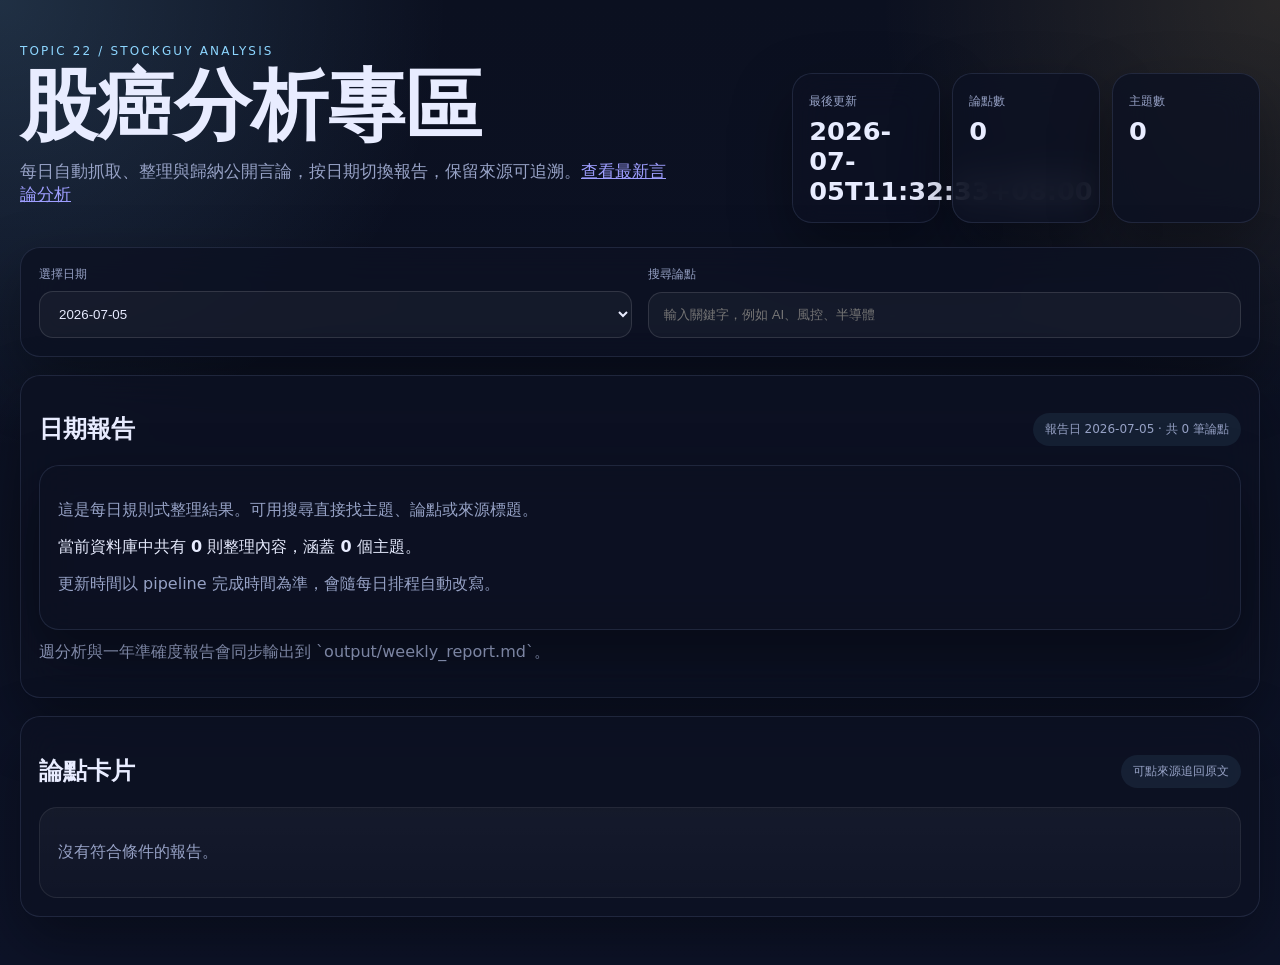
<file: docs/index.html>
<!doctype html>
<html lang="zh-Hant">
<head>
  <meta charset="utf-8" />
  <meta name="viewport" content="width=device-width, initial-scale=1" />
  <meta name="description" content="股癌分析專區，依日期查看每日論點整理與更新紀錄。" />
  <title>股癌分析專區</title>
  <link rel="stylesheet" href="./assets/site.css" />
</head>
<body>
  <div class="page-shell">
    <header class="hero">
      <div>
        <p class="eyebrow">Topic 22 / Stockguy Analysis</p>
        <h1>股癌分析專區</h1>
        <p class="lead">每日自動抓取、整理與歸納公開言論，按日期切換報告，保留來源可追溯。<a href="./latest-analysis.html">查看最新言論分析</a></p>
      </div>
      <div class="hero-metrics">
        <div class="metric"><span class="metric-label">最後更新</span><strong id="generatedAt">-</strong></div>
        <div class="metric"><span class="metric-label">論點數</span><strong id="argumentCount">-</strong></div>
        <div class="metric"><span class="metric-label">主題數</span><strong id="themeCount">-</strong></div>
      </div>
    </header>
    <main class="layout">
      <section class="panel controls">
        <div class="control-row">
          <label for="reportDate">選擇日期</label>
          <select id="reportDate"></select>
        </div>
        <div class="control-row">
          <label for="searchBox">搜尋論點</label>
          <input id="searchBox" type="search" placeholder="輸入關鍵字，例如 AI、風控、半導體" />
        </div>
      </section>
      <section class="panel summary">
        <div class="section-head">
          <h2>日期報告</h2>
          <span id="reportMeta" class="meta-pill"></span>
        </div>
        <article id="dailySummary" class="summary-card"></article>
        <p class="muted" style="margin-top:12px;">週分析與一年準確度報告會同步輸出到 `output/weekly_report.md`。</p>
      </section>
      <section class="panel">
        <div class="section-head">
          <h2>論點卡片</h2>
          <span class="meta-pill">可點來源追回原文</span>
        </div>
        <div id="reportList" class="cards"></div>
      </section>
    </main>
  </div>
  <script src="./assets/site.js"></script>
</body>
</html>
</file>
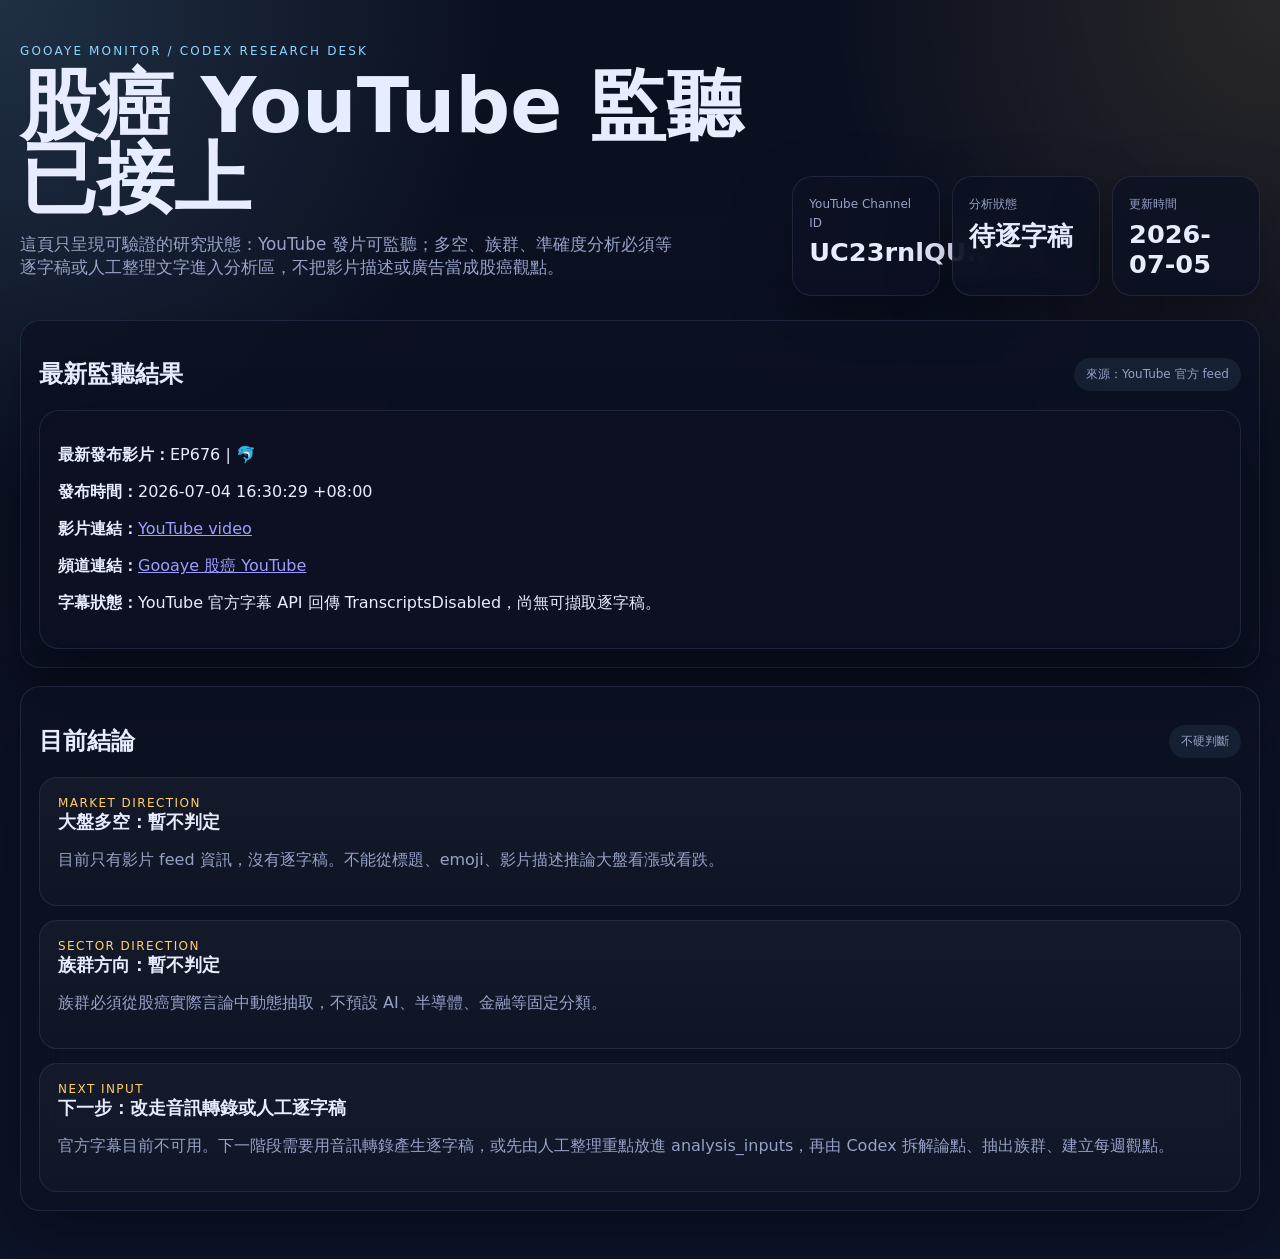
<file: docs/latest-analysis.html>
<!doctype html>
<html lang="zh-Hant">
<head>
  <meta charset="utf-8" />
  <meta name="viewport" content="width=device-width, initial-scale=1" />
  <title>股癌最新言論分析狀態</title>
  <link rel="stylesheet" href="./assets/site.css" />
</head>
<body>
  <div class="page-shell">
    <header class="hero">
      <div>
        <p class="eyebrow">Gooaye Monitor / Codex Research Desk</p>
        <h1>股癌 YouTube 監聽已接上</h1>
        <p class="lead">
          這頁只呈現可驗證的研究狀態：YouTube 發片可監聽；多空、族群、準確度分析必須等逐字稿或人工整理文字進入分析區，不把影片描述或廣告當成股癌觀點。
        </p>
      </div>
      <div class="hero-metrics">
        <div class="metric"><span class="metric-label">YouTube Channel ID</span><strong>UC23rnlQU...</strong></div>
        <div class="metric"><span class="metric-label">分析狀態</span><strong>待逐字稿</strong></div>
        <div class="metric"><span class="metric-label">更新時間</span><strong>2026-07-05</strong></div>
      </div>
    </header>

    <main class="layout">
      <section class="panel summary">
        <div class="section-head">
          <h2>最新監聽結果</h2>
          <span class="meta-pill">來源：YouTube 官方 feed</span>
        </div>
        <article class="summary-card">
          <p><strong>最新發布影片：</strong>EP676 | 🐬</p>
          <p><strong>發布時間：</strong>2026-07-04 16:30:29 +08:00</p>
          <p><strong>影片連結：</strong><a href="https://www.youtube.com/watch?v=FqSGUclc5lQ" target="_blank" rel="noreferrer">YouTube video</a></p>
          <p><strong>頻道連結：</strong><a href="https://www.youtube.com/@gooaye" target="_blank" rel="noreferrer">Gooaye 股癌 YouTube</a></p>
          <p><strong>字幕狀態：</strong>YouTube 官方字幕 API 回傳 TranscriptsDisabled，尚無可擷取逐字稿。</p>
        </article>
      </section>

      <section class="panel">
        <div class="section-head">
          <h2>目前結論</h2>
          <span class="meta-pill">不硬判斷</span>
        </div>
        <div class="cards">
          <article class="card">
            <div class="tag">Market Direction</div>
            <h3>大盤多空：暫不判定</h3>
            <p class="muted">目前只有影片 feed 資訊，沒有逐字稿。不能從標題、emoji、影片描述推論大盤看漲或看跌。</p>
          </article>
          <article class="card">
            <div class="tag">Sector Direction</div>
            <h3>族群方向：暫不判定</h3>
            <p class="muted">族群必須從股癌實際言論中動態抽取，不預設 AI、半導體、金融等固定分類。</p>
          </article>
          <article class="card">
            <div class="tag">Next Input</div>
            <h3>下一步：改走音訊轉錄或人工逐字稿</h3>
            <p class="muted">官方字幕目前不可用。下一階段需要用音訊轉錄產生逐字稿，或先由人工整理重點放進 analysis_inputs，再由 Codex 拆解論點、抽出族群、建立每週觀點。</p>
          </article>
        </div>
      </section>
    </main>
  </div>
</body>
</html>
</file>
<file: docs/assets/site.css>
:root {
  color-scheme: dark;
  --bg: #0b1020;
  --panel: rgba(13, 18, 35, 0.82);
  --panel-border: rgba(173, 193, 255, 0.12);
  --text: #e8ecff;
  --muted: #97a2c6;
  --accent: #8dd6ff;
  --accent-2: #ffd166;
  --shadow: 0 24px 60px rgba(0, 0, 0, 0.35);
}
* { box-sizing: border-box; }
body {
  margin: 0;
  font-family: "Avenir Next", "Segoe UI", system-ui, sans-serif;
  background:
    radial-gradient(circle at top left, rgba(141, 214, 255, 0.16), transparent 28%),
    radial-gradient(circle at top right, rgba(255, 209, 102, 0.12), transparent 25%),
    linear-gradient(180deg, #0b1020 0%, #0d1328 100%);
  color: var(--text);
}
.page-shell { max-width: 1280px; margin: 0 auto; padding: 32px 20px 48px; }
.hero { display: grid; gap: 24px; grid-template-columns: 1.6fr 1fr; align-items: end; margin-bottom: 24px; }
.eyebrow { color: var(--accent); text-transform: uppercase; letter-spacing: .18em; font-size: 12px; }
h1 { font-size: clamp(2.8rem, 6vw, 5rem); margin: 0 0 8px; line-height: .95; }
.lead { max-width: 62ch; color: var(--muted); font-size: 1.05rem; }
.hero-metrics { display: grid; grid-template-columns: repeat(3, minmax(0, 1fr)); gap: 12px; }
.metric, .panel, .summary-card {
  background: var(--panel);
  border: 1px solid var(--panel-border);
  box-shadow: var(--shadow);
  backdrop-filter: blur(18px);
  border-radius: 20px;
}
.metric { padding: 16px; }
.metric-label, .meta-pill, label { color: var(--muted); font-size: 12px; }
.metric strong { display: block; font-size: 1.6rem; margin-top: 6px; }
.layout { display: grid; gap: 18px; }
.panel { padding: 18px; }
.controls { display: grid; grid-template-columns: repeat(2, minmax(0, 1fr)); gap: 16px; }
.control-row { display: grid; gap: 8px; }
select, input {
  width: 100%; padding: 14px 15px; border-radius: 14px;
  background: rgba(255,255,255,.04); color: var(--text);
  border: 1px solid rgba(255,255,255,.12); outline: none;
}
.section-head { display: flex; justify-content: space-between; align-items: center; gap: 12px; }
.meta-pill { padding: 8px 12px; border-radius: 999px; background: rgba(141, 214, 255, 0.08); }
.summary-card { padding: 18px; min-height: 120px; }
.cards { display: grid; gap: 14px; }
.card { padding: 18px; border-radius: 18px; background: linear-gradient(180deg, rgba(255,255,255,.04), rgba(255,255,255,.02)); border: 1px solid rgba(255,255,255,.08); }
.card h3 { margin: 0 0 8px; font-size: 1.1rem; }
.card .tag { color: var(--accent-2); font-size: 12px; text-transform: uppercase; letter-spacing: .12em; }
.sources { margin-top: 14px; display: grid; gap: 8px; }
.sources a { color: var(--accent); text-decoration: none; }
.muted { color: var(--muted); }
@media (max-width: 900px) { .hero, .controls, .hero-metrics { grid-template-columns: 1fr; } }
</file>
